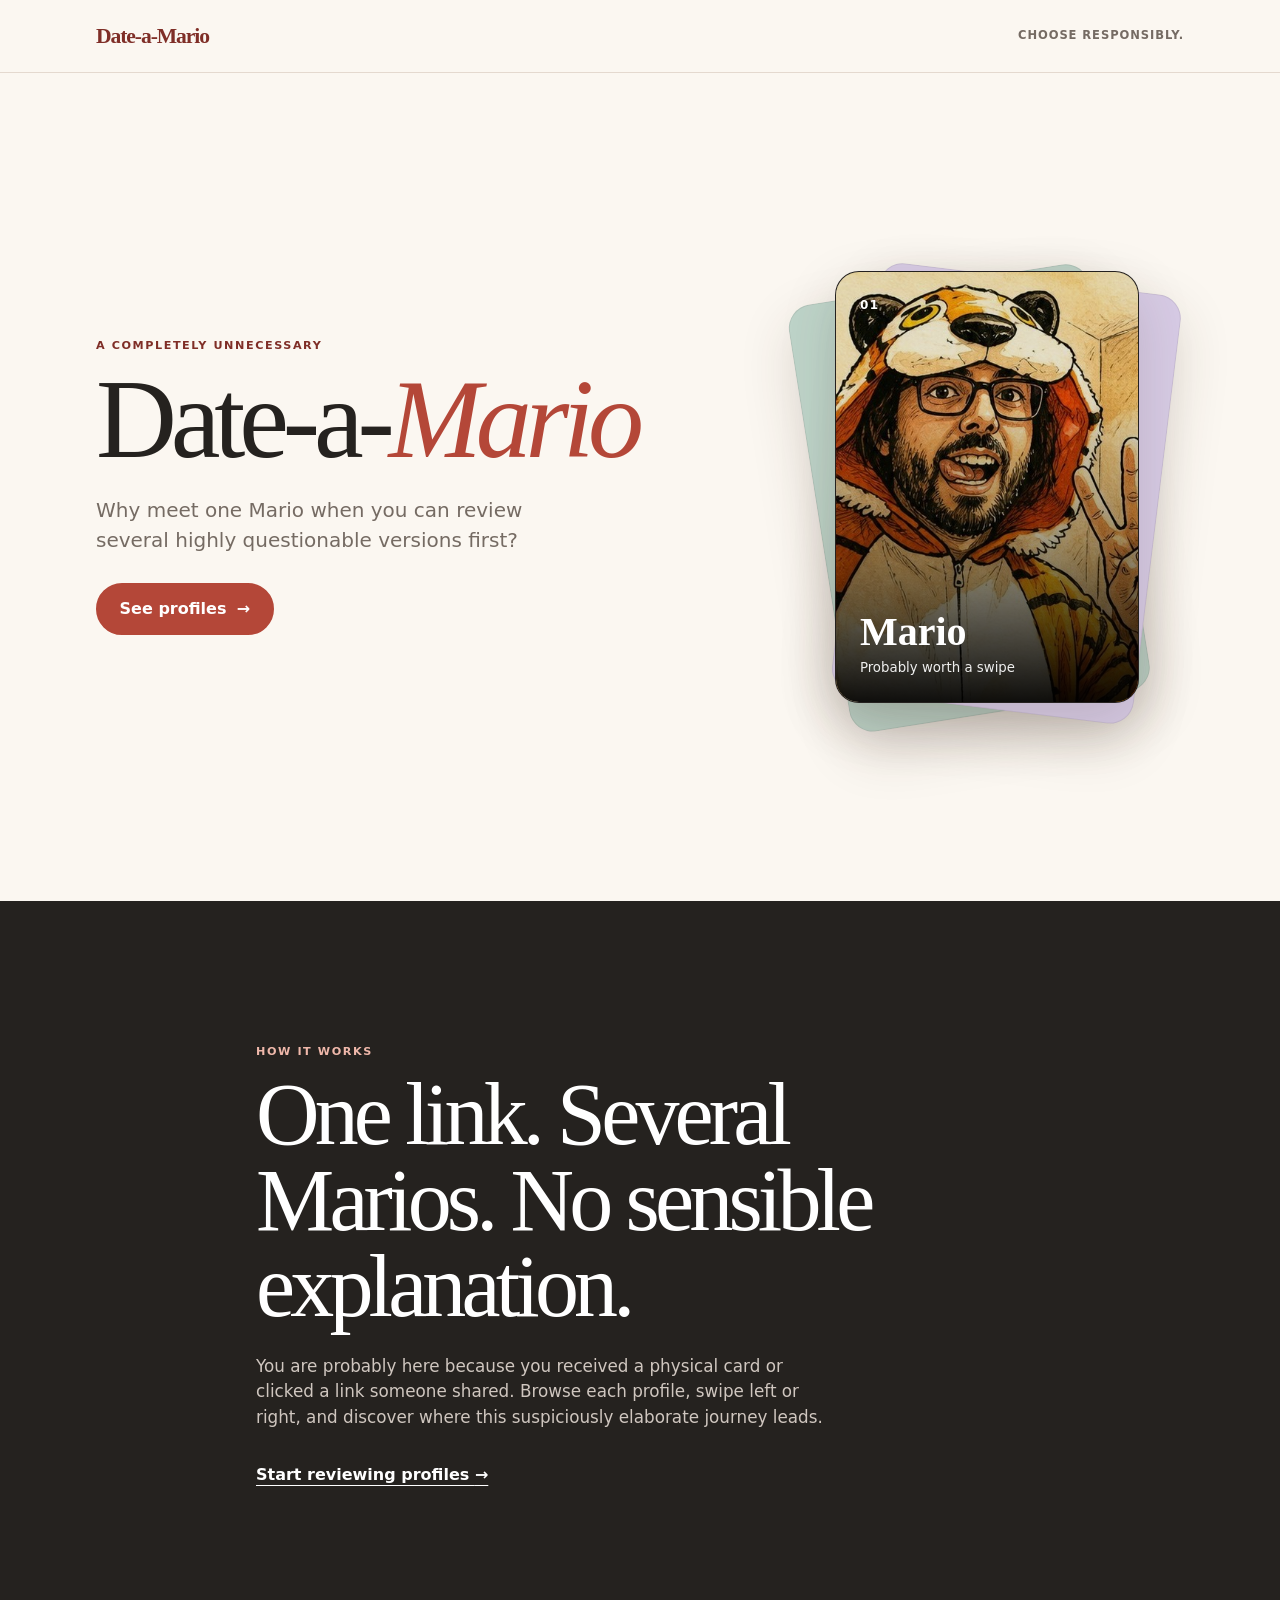
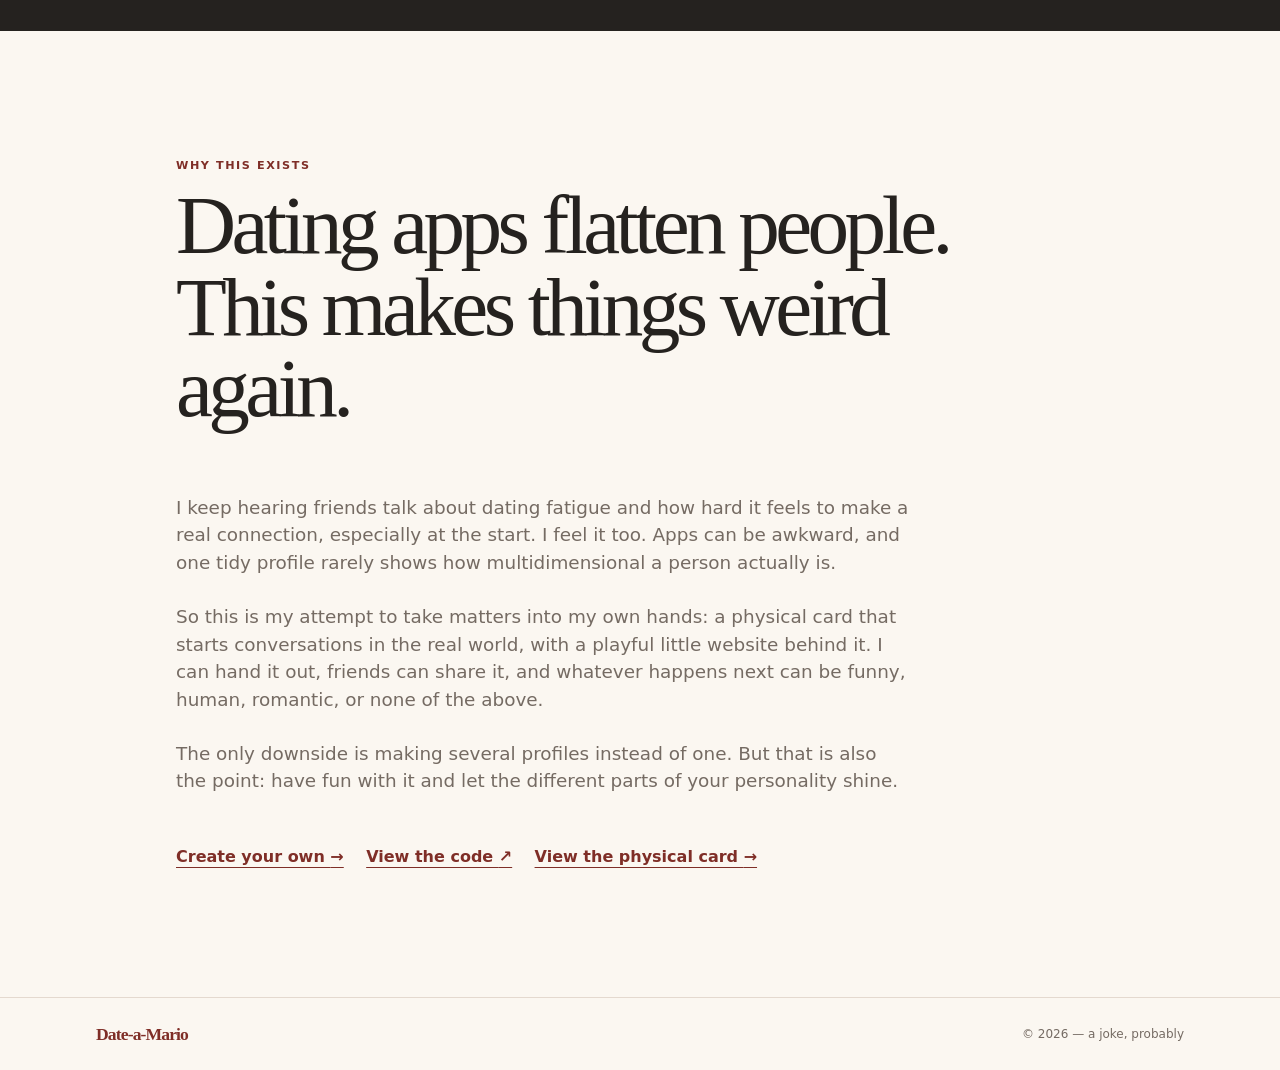
<file: index.html>
<!doctype html>
<html lang="en">
  <head>
    <meta charset="utf-8">
    <meta name="viewport" content="width=device-width, initial-scale=1">
    <meta name="description" content="Date-a-Mario: one Mario was apparently not enough.">
    <title>Date-a-Mario | Choose responsibly</title>
    <link rel="stylesheet" href="css/styles.css">
    <script src="js/main.js" defer></script>
  </head>
  <body class="landing-page">
    <a class="skip-link" href="#main-content">Skip to main content</a>

    <header class="site-header">
      <div class="container site-header__inner">
        <a class="site-brand" href="index.html" aria-label="Date-a-Mario home">Date-a-Mario</a>
        <p class="header-note">Choose responsibly.</p>
      </div>
    </header>

    <main id="main-content">
      <section class="landing-hero" aria-labelledby="landing-title">
        <div class="container landing-hero__inner">
          <div class="landing-copy">
            <p class="eyebrow">A completely unnecessary</p>
            <h1 id="landing-title">Date-a-<span>Mario</span></h1>
            <p class="landing-copy__summary">Why meet one Mario when you can review several highly questionable versions first?</p>
            <div class="landing-actions">
              <a class="button button--primary" href="profiles.html">See profiles <span aria-hidden="true">→</span></a>
            </div>
          </div>

          <div class="profile-preview" aria-hidden="true">
            <div class="profile-preview__card profile-preview__card--back">M</div>
            <div class="profile-preview__card profile-preview__card--middle">M</div>
            <div class="profile-preview__card profile-preview__card--front">
              <img src="assets/images/landing01.jpg" alt="">
              <span class="profile-preview__number">01</span>
              <strong>Mario</strong>
              <small>Probably worth a swipe</small>
            </div>
          </div>
        </div>
      </section>

      <section class="landing-tease" aria-labelledby="tease-title">
        <div class="container landing-tease__inner">
          <p class="eyebrow">How it works</p>
          <h2 id="tease-title">One link. Several Marios. No sensible explanation.</h2>
          <p>You are probably here because you received a physical card or clicked a link someone shared. Browse each profile, swipe left or right, and discover where this suspiciously elaborate journey leads.</p>
          <div class="landing-tease__links">
            <a class="text-link" href="profiles.html">Start reviewing profiles <span aria-hidden="true">→</span></a>
          </div>
        </div>
      </section>

      <section class="landing-story" aria-labelledby="story-title">
        <div class="container landing-story__inner">
          <p class="eyebrow">Why this exists</p>
          <h2 id="story-title">Dating apps flatten people. This makes things weird again.</h2>
          <div class="landing-story__copy">
            <p>I keep hearing friends talk about dating fatigue and how hard it feels to make a real connection, especially at the start. I feel it too. Apps can be awkward, and one tidy profile rarely shows how multidimensional a person actually is.</p>
            <p>So this is my attempt to take matters into my own hands: a physical card that starts conversations in the real world, with a playful little website behind it. I can hand it out, friends can share it, and whatever happens next can be funny, human, romantic, or none of the above.</p>
            <p>The only downside is making several profiles instead of one. But that is also the point: have fun with it and let the different parts of your personality shine.</p>
          </div>
          <div class="landing-story__actions">
            <a class="landing-story__link" href="create-your-own.html">Create your own <span aria-hidden="true">→</span></a>
            <a class="landing-story__link" href="https://github.com/megawario/date-me">View the code <span aria-hidden="true">↗</span></a>
            <a class="landing-story__link" href="card.html">View the physical card <span aria-hidden="true">→</span></a>
          </div>
        </div>
      </section>
    </main>

    <footer class="site-footer">
      <div class="container site-footer__inner">
        <p class="site-brand site-brand--footer">Date-a-Mario</p>
        <p class="site-footer__meta">© <span data-current-year>2026</span> — a joke, probably</p>
      </div>
    </footer>
  </body>
</html>
</file>
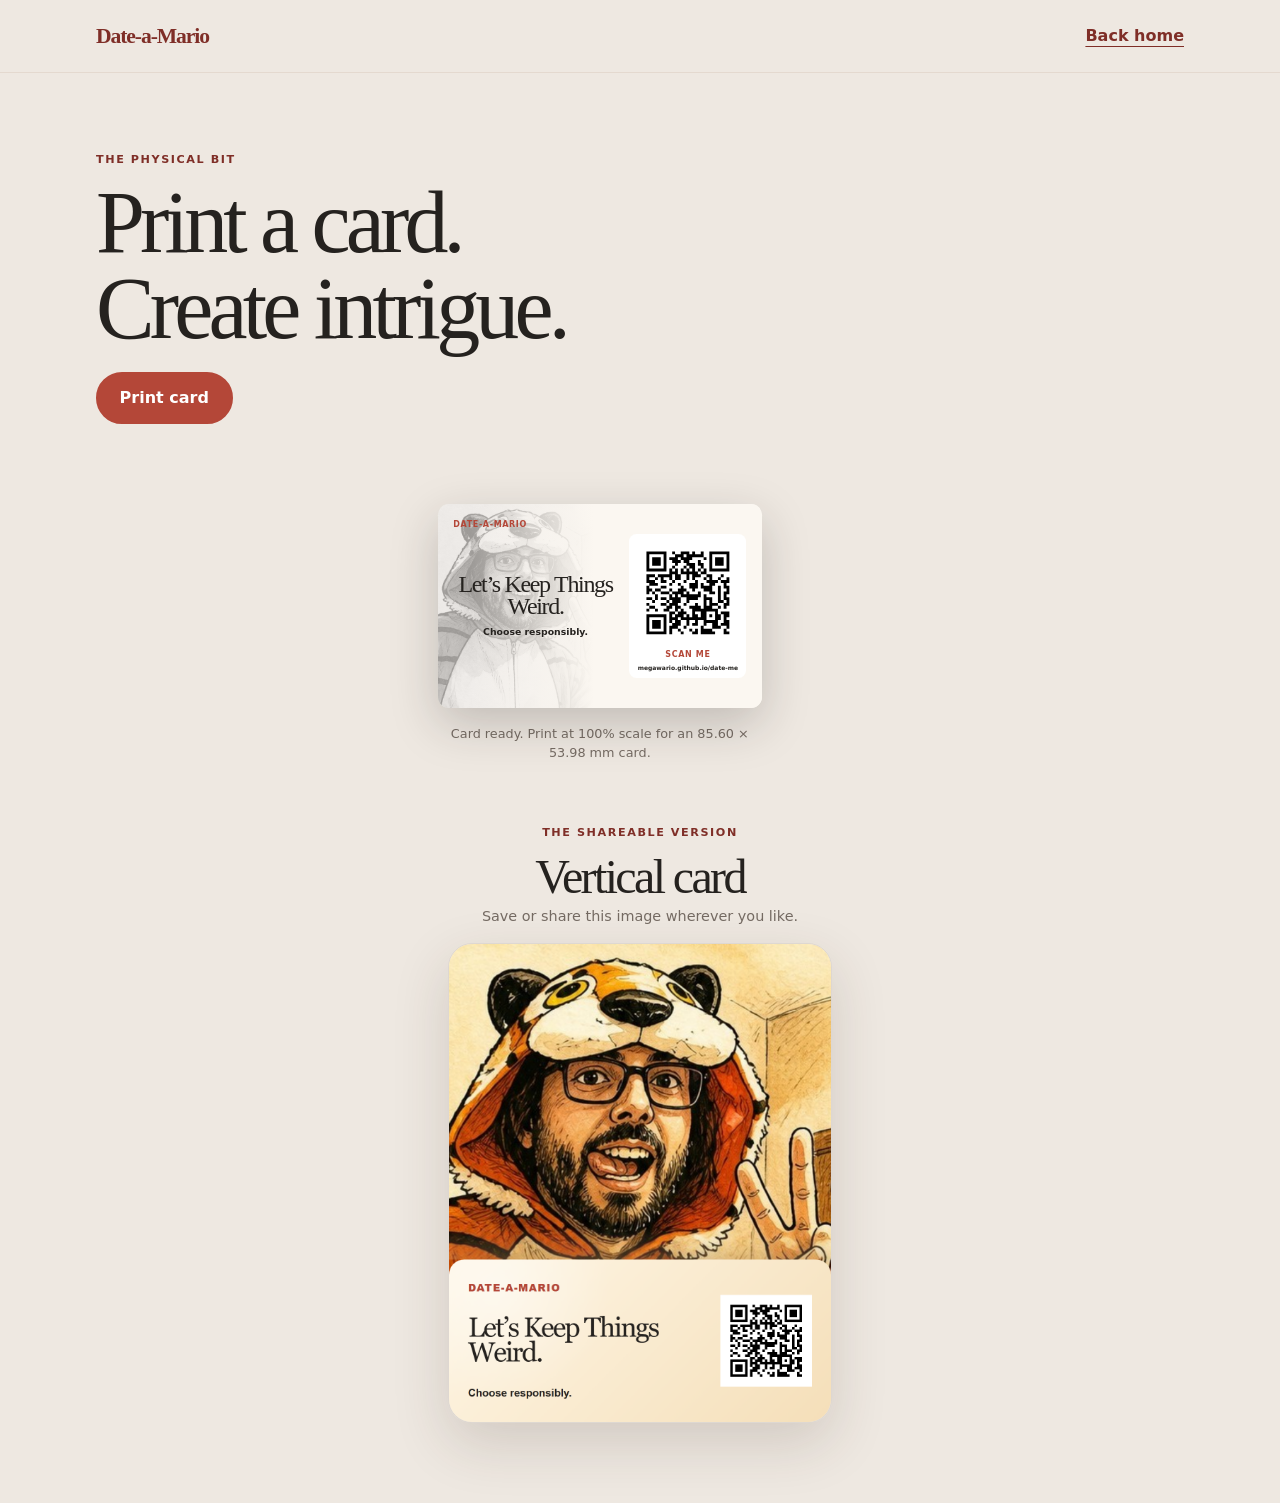
<file: card.html>
<!doctype html>
<html lang="en">
  <head>
    <meta charset="utf-8">
    <meta name="viewport" content="width=device-width, initial-scale=1">
    <meta name="description" content="Print a physical Date-a-Mario card and view its vertical share card.">
    <title>Print and view your card | Date-a-Mario</title>
    <link rel="stylesheet" href="css/styles.css">
    <script src="data/card.js"></script>
    <script src="js/card.js" defer></script>
  </head>
  <body class="card-page">
    <a class="skip-link" href="#main-content">Skip to main content</a>

    <header class="site-header card-page__chrome">
      <div class="container site-header__inner">
        <a class="site-brand" href="index.html" aria-label="Date-a-Mario home">Date-a-Mario</a>
        <a class="text-link card-page__home-link" href="index.html">Back home</a>
      </div>
    </header>

    <main id="main-content" class="card-maker">
      <div class="container card-maker__inner">
        <div class="card-maker__intro card-page__chrome">
          <p class="eyebrow">The physical bit</p>
          <h1>Print a card. Create intrigue.</h1>
          <div class="card-maker__actions">
            <button class="button button--primary" type="button" data-print-card>Print card</button>
          </div>
        </div>

        <div class="card-previews">
          <section class="card-preview" aria-labelledby="card-preview-title">
            <h2 id="card-preview-title" class="visually-hidden">Physical card preview</h2>
            <article class="physical-card" data-physical-card aria-busy="true">
              <img class="physical-card__artwork" data-card-artwork alt="" hidden>
              <div class="physical-card__copy">
                <p class="physical-card__brand" data-card-brand>Date-a-Mario</p>
                <h2 data-card-headline>Let’s Keep Things Weird.</h2>
                <p class="physical-card__prompt" data-card-prompt>Choose responsibly.</p>
              </div>
              <div class="physical-card__scan">
                <div class="physical-card__qr" data-card-qr aria-label="QR code"></div>
                <p class="physical-card__qr-label" data-card-qr-label>Scan me</p>
                <p class="physical-card__url" data-card-display-url>example.com/date-me</p>
              </div>
            </article>
            <p class="card-preview__status card-page__chrome" data-card-status role="status">Loading card configuration…</p>
          </section>

          <section class="portrait-card-preview card-page__chrome" aria-labelledby="portrait-card-title">
            <div class="portrait-card-preview__intro">
              <p class="eyebrow">The shareable version</p>
              <h2 id="portrait-card-title">Vertical card</h2>
              <p>Save or share this image wherever you like.</p>
            </div>
            <img
              class="portrait-card-image"
              src="assets/images/date-a-mario-vertical.png"
              width="1080"
              height="1350"
              alt="Vertical Date-a-Mario card reading ‘Let’s Keep Things Weird. Choose responsibly.’ with a QR code"
            >
          </section>
        </div>
      </div>
    </main>
  </body>
</html>
</file>
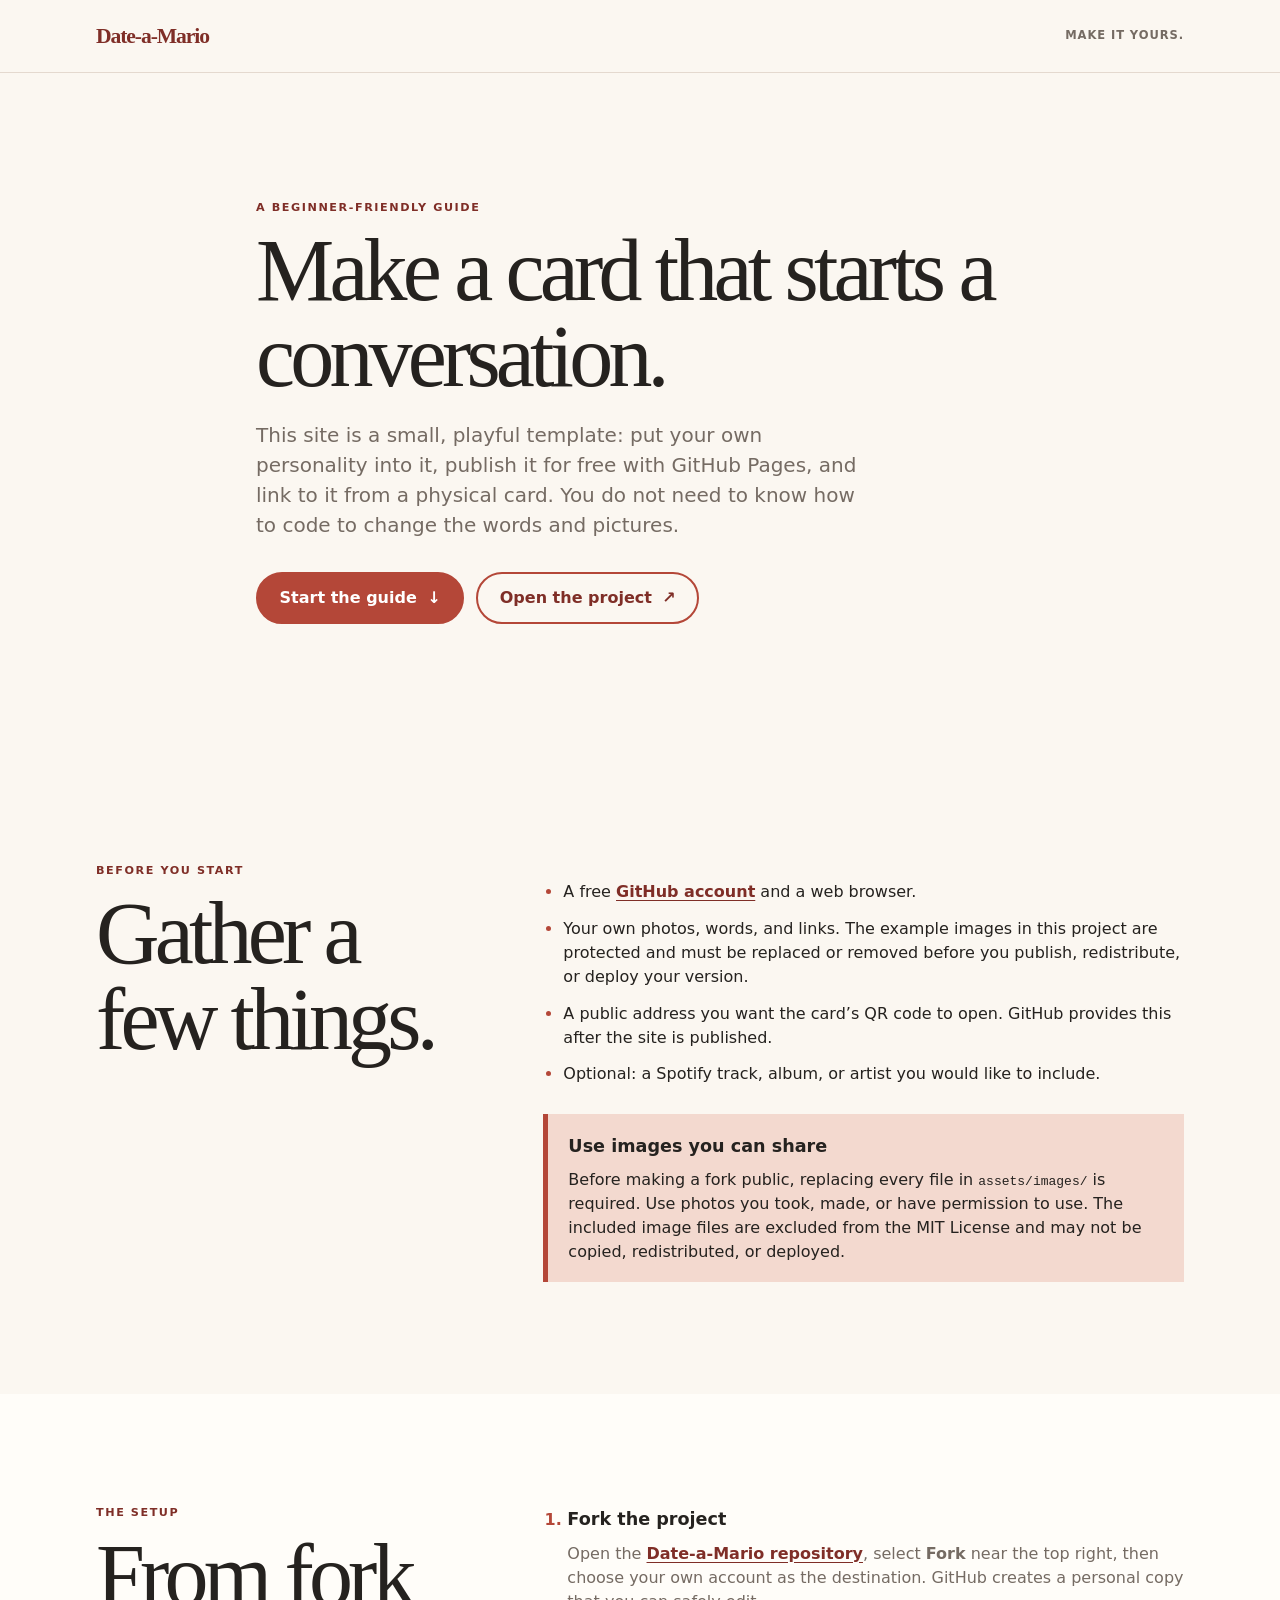
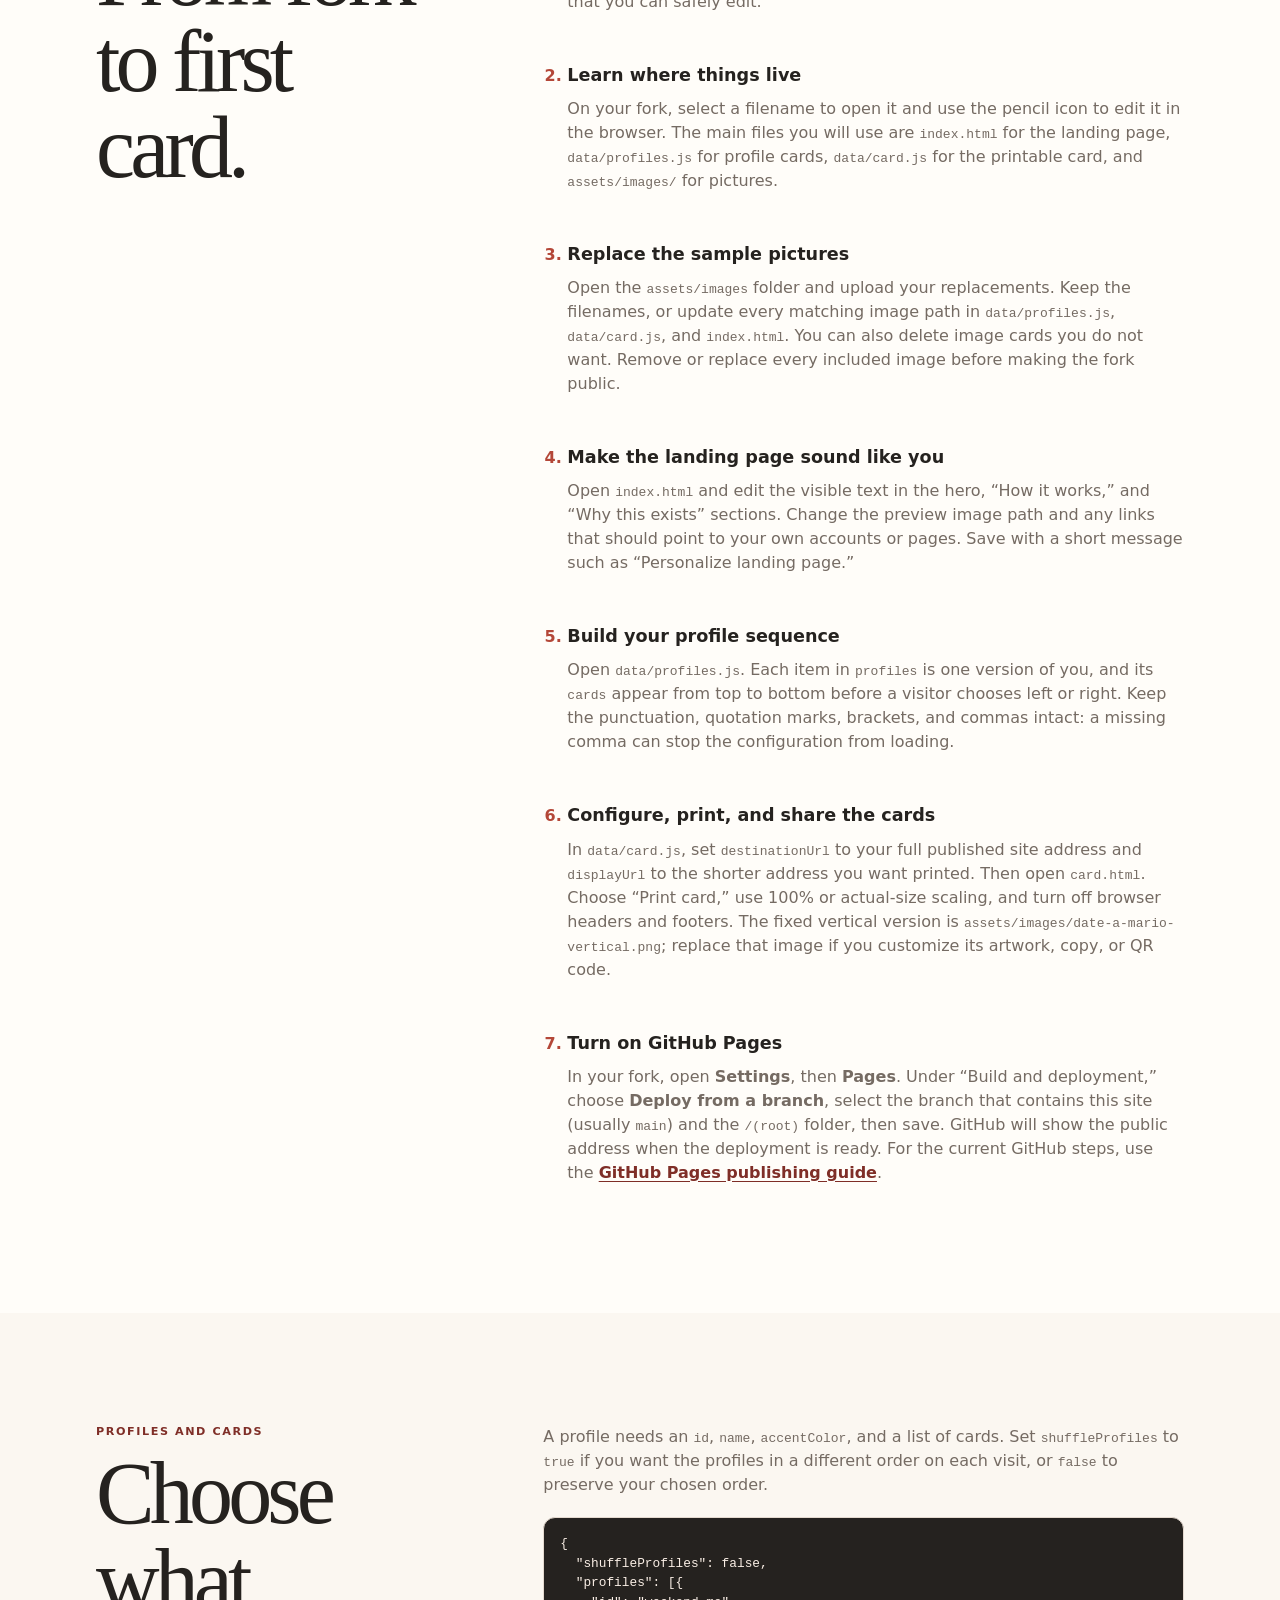
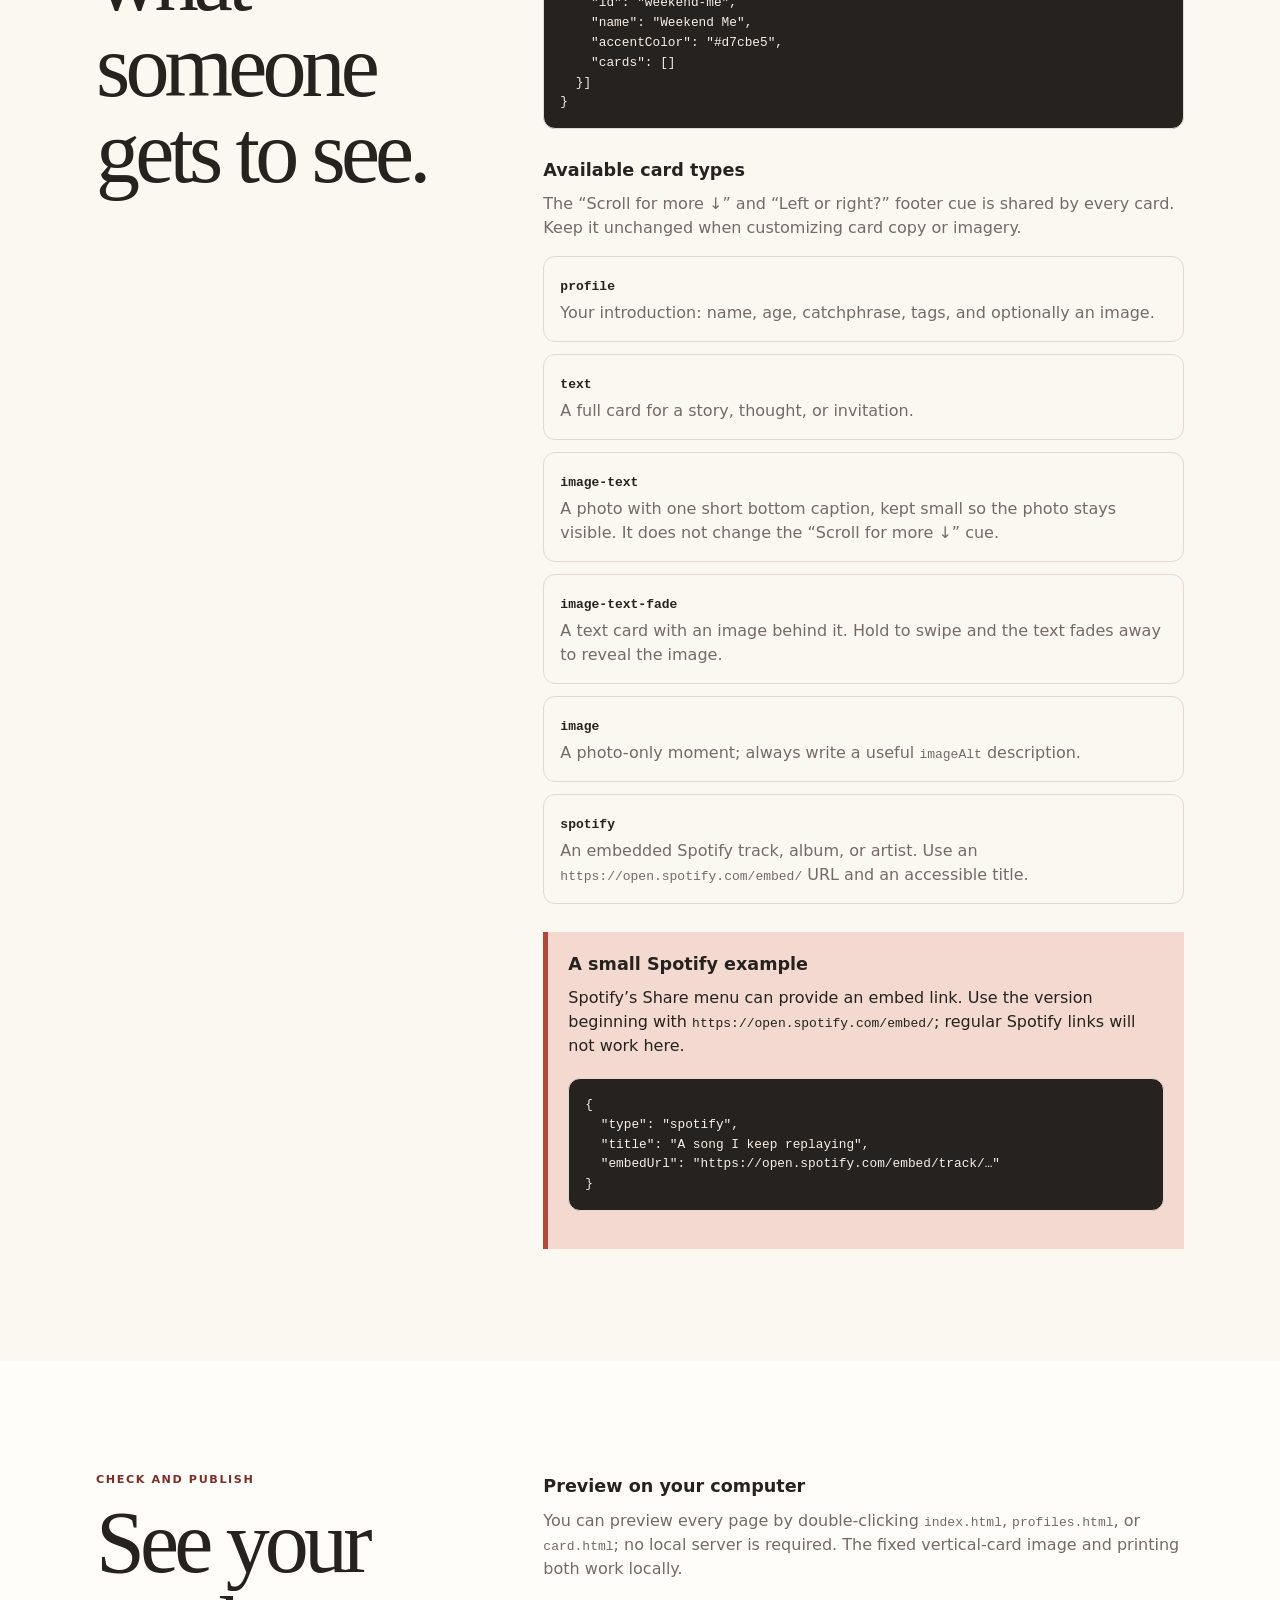
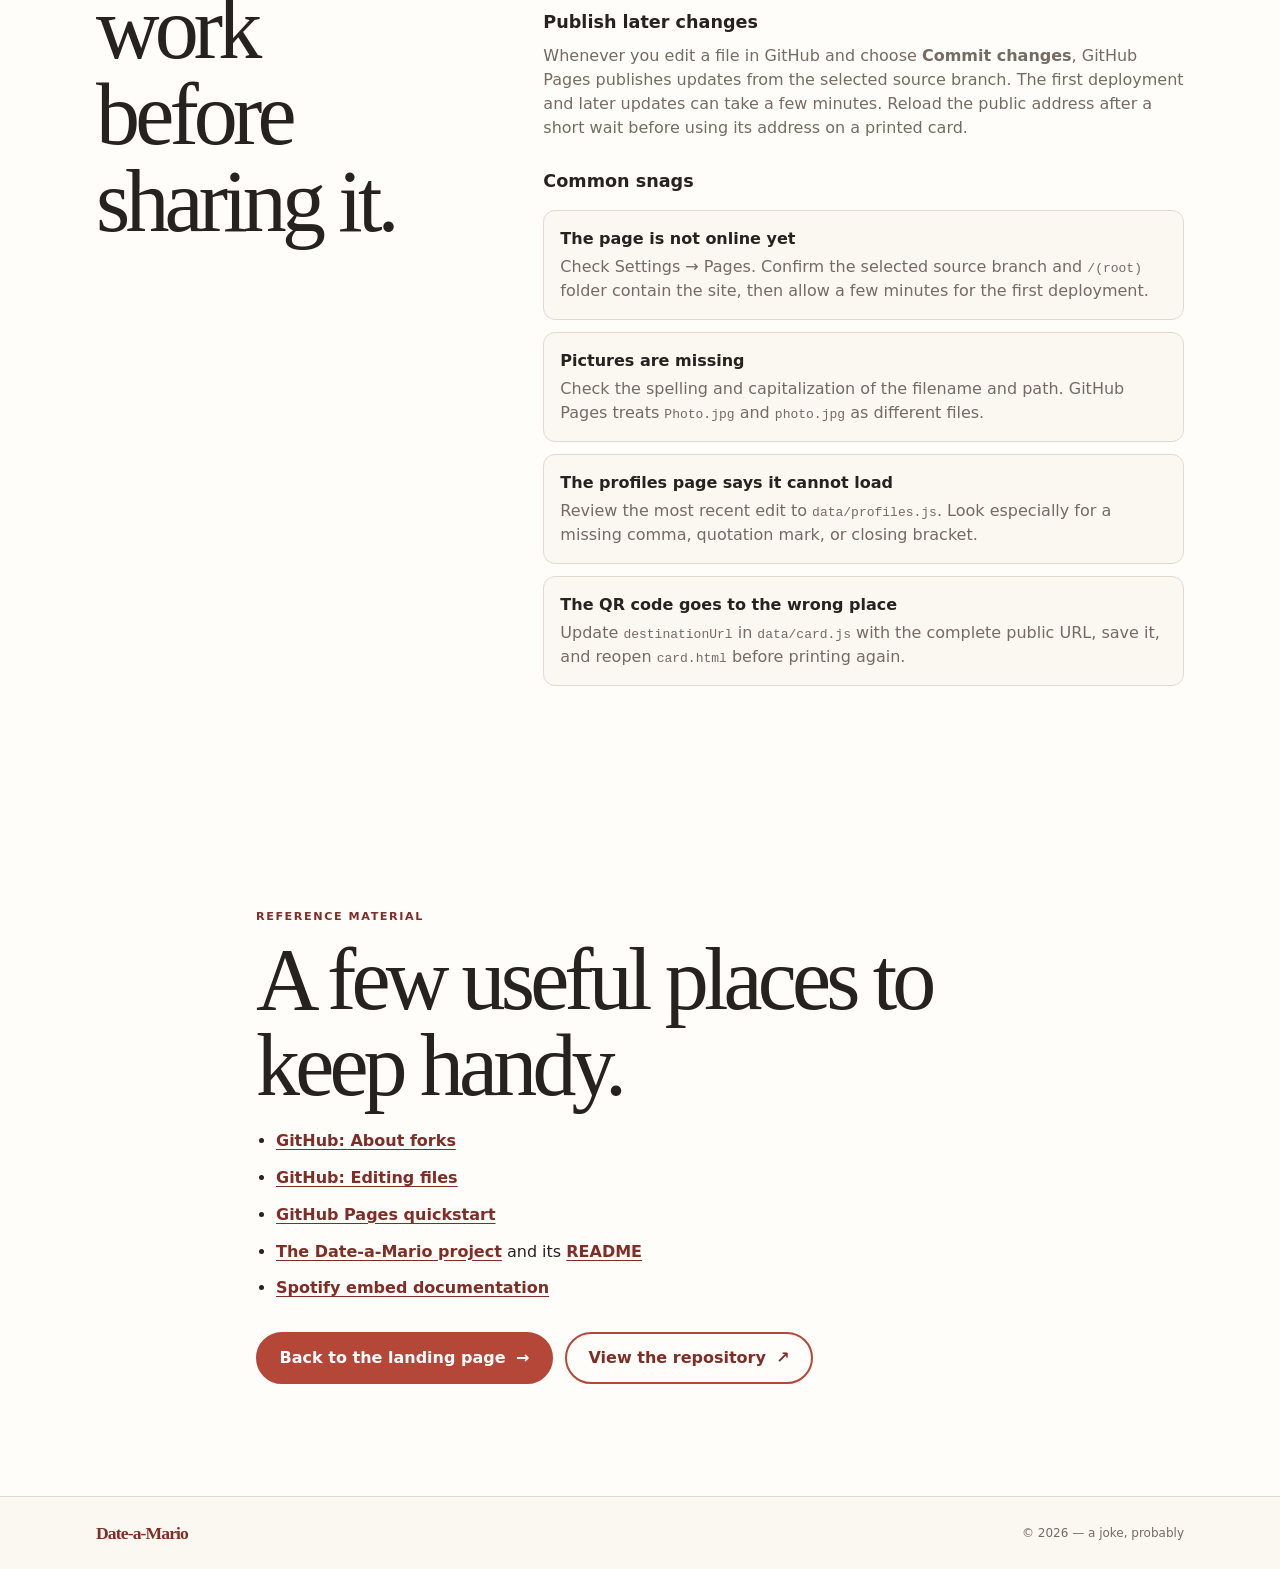
<file: create-your-own.html>
<!doctype html>
<html lang="en">
  <head>
    <meta charset="utf-8">
    <meta name="viewport" content="width=device-width, initial-scale=1">
    <meta name="description" content="A beginner-friendly guide to making your own Date-a-Mario card and site.">
    <title>Make your own | Date-a-Mario</title>
    <link rel="stylesheet" href="css/styles.css">
    <script src="js/main.js" defer></script>
  </head>
  <body class="guide-page">
    <a class="skip-link" href="#main-content">Skip to main content</a>

    <header class="site-header">
      <div class="container site-header__inner">
        <a class="site-brand" href="index.html" aria-label="Date-a-Mario home">Date-a-Mario</a>
        <p class="header-note">Make it yours.</p>
      </div>
    </header>

    <main id="main-content">
      <section class="guide-hero" aria-labelledby="guide-title">
        <div class="container guide-hero__inner">
          <p class="eyebrow">A beginner-friendly guide</p>
          <h1 id="guide-title">Make a card that starts a conversation.</h1>
          <p>This site is a small, playful template: put your own personality into it, publish it for free with GitHub Pages, and link to it from a physical card. You do not need to know how to code to change the words and pictures.</p>
          <div class="guide-hero__actions">
            <a class="button button--primary" href="#start">Start the guide <span aria-hidden="true">↓</span></a>
            <a class="button button--secondary" href="https://github.com/megawario/date-me">Open the project <span aria-hidden="true">↗</span></a>
          </div>
        </div>
      </section>

      <section id="start" class="guide-section" aria-labelledby="before-title">
        <div class="container guide-layout">
          <div class="guide-section__heading">
            <p class="eyebrow">Before you start</p>
            <h2 id="before-title">Gather a few things.</h2>
          </div>
          <div class="guide-section__content">
            <ul class="guide-checklist">
              <li>A free <a href="https://github.com/signup">GitHub account</a> and a web browser.</li>
              <li>Your own photos, words, and links. The example images in this project are protected and must be replaced or removed before you publish, redistribute, or deploy your version.</li>
              <li>A public address you want the card’s QR code to open. GitHub provides this after the site is published.</li>
              <li>Optional: a Spotify track, album, or artist you would like to include.</li>
            </ul>
            <aside class="guide-callout" aria-label="A note about images">
              <h3>Use images you can share</h3>
              <p>Before making a fork public, replacing every file in <code>assets/images/</code> is required. Use photos you took, made, or have permission to use. The included image files are excluded from the MIT License and may not be copied, redistributed, or deployed.</p>
            </aside>
          </div>
        </div>
      </section>

      <section class="guide-section guide-section--paper" aria-labelledby="steps-title">
        <div class="container guide-layout">
          <div class="guide-section__heading">
            <p class="eyebrow">The setup</p>
            <h2 id="steps-title">From fork to first card.</h2>
          </div>
          <div class="guide-section__content">
            <ol class="guide-steps">
              <li>
                <h3>Fork the project</h3>
                <p>Open the <a href="https://github.com/megawario/date-me">Date-a-Mario repository</a>, select <strong>Fork</strong> near the top right, then choose your own account as the destination. GitHub creates a personal copy that you can safely edit.</p>
              </li>
              <li>
                <h3>Learn where things live</h3>
                <p>On your fork, select a filename to open it and use the pencil icon to edit it in the browser. The main files you will use are <code>index.html</code> for the landing page, <code>data/profiles.js</code> for profile cards, <code>data/card.js</code> for the printable card, and <code>assets/images/</code> for pictures.</p>
              </li>
              <li>
                <h3>Replace the sample pictures</h3>
                <p>Open the <code>assets/images</code> folder and upload your replacements. Keep the filenames, or update every matching image path in <code>data/profiles.js</code>, <code>data/card.js</code>, and <code>index.html</code>. You can also delete image cards you do not want. Remove or replace every included image before making the fork public.</p>
              </li>
              <li>
                <h3>Make the landing page sound like you</h3>
                <p>Open <code>index.html</code> and edit the visible text in the hero, “How it works,” and “Why this exists” sections. Change the preview image path and any links that should point to your own accounts or pages. Save with a short message such as “Personalize landing page.”</p>
              </li>
              <li>
                <h3>Build your profile sequence</h3>
                <p>Open <code>data/profiles.js</code>. Each item in <code>profiles</code> is one version of you, and its <code>cards</code> appear from top to bottom before a visitor chooses left or right. Keep the punctuation, quotation marks, brackets, and commas intact: a missing comma can stop the configuration from loading.</p>
              </li>
              <li>
                <h3>Configure, print, and share the cards</h3>
                <p>In <code>data/card.js</code>, set <code>destinationUrl</code> to your full published site address and <code>displayUrl</code> to the shorter address you want printed. Then open <code>card.html</code>. Choose “Print card,” use 100% or actual-size scaling, and turn off browser headers and footers. The fixed vertical version is <code>assets/images/date-a-mario-vertical.png</code>; replace that image if you customize its artwork, copy, or QR code.</p>
              </li>
              <li>
                <h3>Turn on GitHub Pages</h3>
                <p>In your fork, open <strong>Settings</strong>, then <strong>Pages</strong>. Under “Build and deployment,” choose <strong>Deploy from a branch</strong>, select the branch that contains this site (usually <code>main</code>) and the <code>/(root)</code> folder, then save. GitHub will show the public address when the deployment is ready. For the current GitHub steps, use the <a href="https://docs.github.com/en/pages/getting-started-with-github-pages/configuring-a-publishing-source-for-your-github-pages-site">GitHub Pages publishing guide</a>.</p>
              </li>
            </ol>
          </div>
        </div>
      </section>

      <section class="guide-section" aria-labelledby="profiles-title">
        <div class="container guide-layout">
          <div class="guide-section__heading">
            <p class="eyebrow">Profiles and cards</p>
            <h2 id="profiles-title">Choose what someone gets to see.</h2>
          </div>
          <div class="guide-section__content">
            <p>A profile needs an <code>id</code>, <code>name</code>, <code>accentColor</code>, and a list of cards. Set <code>shuffleProfiles</code> to <code>true</code> if you want the profiles in a different order on each visit, or <code>false</code> to preserve your chosen order.</p>
            <pre class="guide-example"><code>{
  "shuffleProfiles": false,
  "profiles": [{
    "id": "weekend-me",
    "name": "Weekend Me",
    "accentColor": "#d7cbe5",
    "cards": []
  }]
}</code></pre>
            <h3>Available card types</h3>
            <p>The “Scroll for more ↓” and “Left or right?” footer cue is shared by every card. Keep it unchanged when customizing card copy or imagery.</p>
            <dl class="guide-card-types">
              <div><dt><code>profile</code></dt><dd>Your introduction: name, age, catchphrase, tags, and optionally an image.</dd></div>
              <div><dt><code>text</code></dt><dd>A full card for a story, thought, or invitation.</dd></div>
              <div><dt><code>image-text</code></dt><dd>A photo with one short bottom caption, kept small so the photo stays visible. It does not change the “Scroll for more ↓” cue.</dd></div>
              <div><dt><code>image-text-fade</code></dt><dd>A text card with an image behind it. Hold to swipe and the text fades away to reveal the image.</dd></div>
              <div><dt><code>image</code></dt><dd>A photo-only moment; always write a useful <code>imageAlt</code> description.</dd></div>
              <div><dt><code>spotify</code></dt><dd>An embedded Spotify track, album, or artist. Use an <code>https://open.spotify.com/embed/</code> URL and an accessible title.</dd></div>
            </dl>
            <aside class="guide-callout">
              <h3>A small Spotify example</h3>
              <p>Spotify’s Share menu can provide an embed link. Use the version beginning with <code>https://open.spotify.com/embed/</code>; regular Spotify links will not work here.</p>
              <pre class="guide-example"><code>{
  "type": "spotify",
  "title": "A song I keep replaying",
  "embedUrl": "https://open.spotify.com/embed/track/…"
}</code></pre>
            </aside>
          </div>
        </div>
      </section>

      <section class="guide-section guide-section--paper" aria-labelledby="preview-title">
        <div class="container guide-layout">
          <div class="guide-section__heading">
            <p class="eyebrow">Check and publish</p>
            <h2 id="preview-title">See your work before sharing it.</h2>
          </div>
          <div class="guide-section__content">
            <h3>Preview on your computer</h3>
            <p>You can preview every page by double-clicking <code>index.html</code>, <code>profiles.html</code>, or <code>card.html</code>; no local server is required. The fixed vertical-card image and printing both work locally.</p>
            <h3>Publish later changes</h3>
            <p>Whenever you edit a file in GitHub and choose <strong>Commit changes</strong>, GitHub Pages publishes updates from the selected source branch. The first deployment and later updates can take a few minutes. Reload the public address after a short wait before using its address on a printed card.</p>
            <h3>Common snags</h3>
            <dl class="guide-troubleshooting">
              <div><dt>The page is not online yet</dt><dd>Check Settings → Pages. Confirm the selected source branch and <code>/(root)</code> folder contain the site, then allow a few minutes for the first deployment.</dd></div>
              <div><dt>Pictures are missing</dt><dd>Check the spelling and capitalization of the filename and path. GitHub Pages treats <code>Photo.jpg</code> and <code>photo.jpg</code> as different files.</dd></div>
              <div><dt>The profiles page says it cannot load</dt><dd>Review the most recent edit to <code>data/profiles.js</code>. Look especially for a missing comma, quotation mark, or closing bracket.</dd></div>
              <div><dt>The QR code goes to the wrong place</dt><dd>Update <code>destinationUrl</code> in <code>data/card.js</code> with the complete public URL, save it, and reopen <code>card.html</code> before printing again.</dd></div>
            </dl>
          </div>
        </div>
      </section>

      <section class="guide-references" aria-labelledby="references-title">
        <div class="container guide-references__inner">
          <p class="eyebrow">Reference material</p>
          <h2 id="references-title">A few useful places to keep handy.</h2>
          <ul>
            <li><a href="https://docs.github.com/en/pull-requests/collaborating-with-pull-requests/working-with-forks/about-forks">GitHub: About forks</a></li>
            <li><a href="https://docs.github.com/en/repositories/working-with-files/managing-files/editing-files">GitHub: Editing files</a></li>
            <li><a href="https://docs.github.com/en/pages/quickstart">GitHub Pages quickstart</a></li>
            <li><a href="https://github.com/megawario/date-me">The Date-a-Mario project</a> and its <a href="README.md">README</a></li>
            <li><a href="https://developer.spotify.com/documentation/embeds">Spotify embed documentation</a></li>
          </ul>
          <div class="guide-references__actions">
            <a class="button button--primary" href="index.html">Back to the landing page <span aria-hidden="true">→</span></a>
            <a class="button button--secondary" href="https://github.com/megawario/date-me">View the repository <span aria-hidden="true">↗</span></a>
          </div>
        </div>
      </section>
    </main>

    <footer class="site-footer">
      <div class="container site-footer__inner">
        <p class="site-brand site-brand--footer">Date-a-Mario</p>
        <p class="site-footer__meta">© <span data-current-year>2026</span> — a joke, probably</p>
      </div>
    </footer>
  </body>
</html>
</file>
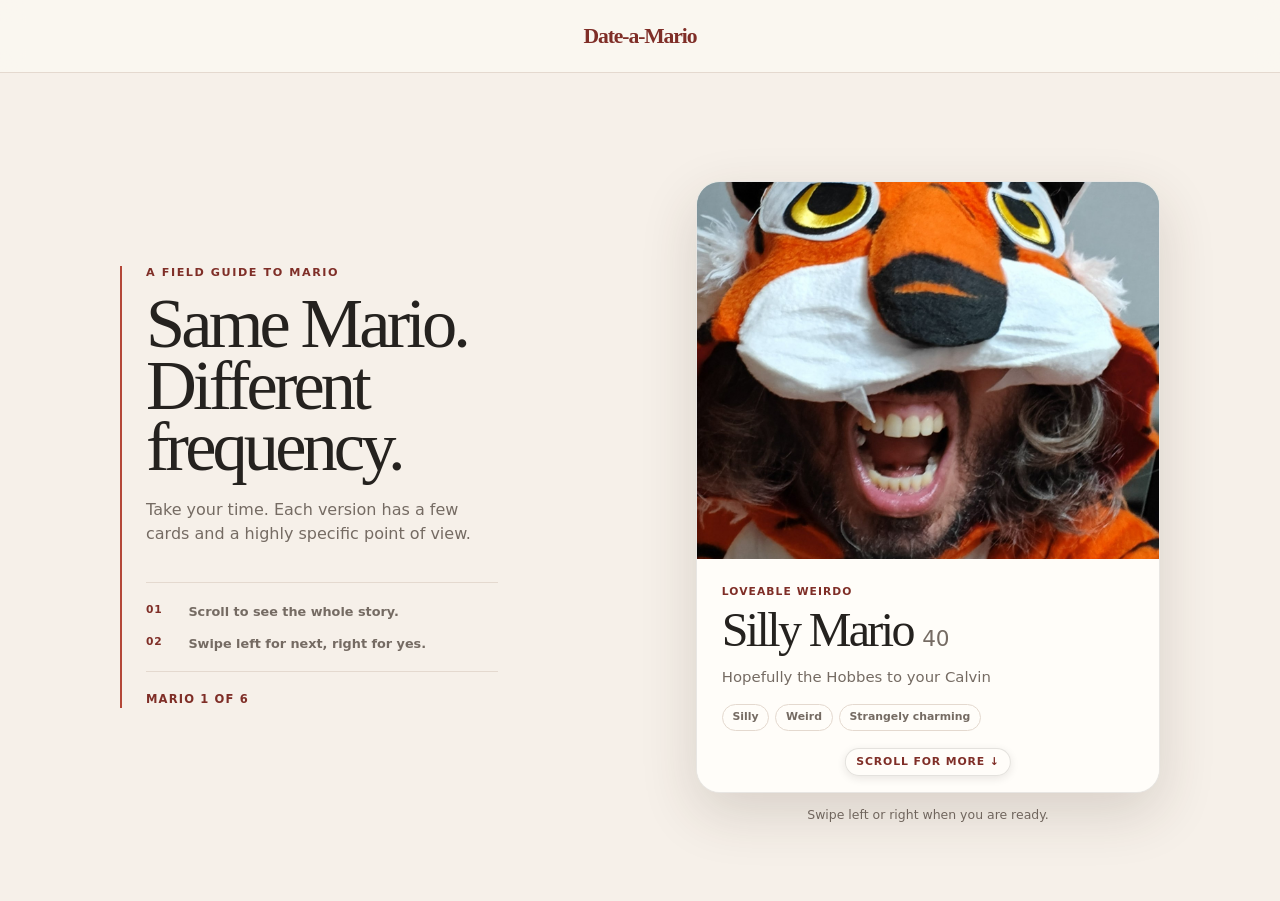
<file: profiles.html>
<!doctype html>
<html lang="en">
  <head>
    <meta charset="utf-8">
    <meta name="viewport" content="width=device-width, initial-scale=1">
    <meta name="description" content="Review the available Date-a-Mario profiles.">
    <title>Profiles | Date-a-Mario</title>
    <link rel="stylesheet" href="css/styles.css">
    <script src="data/profiles.js"></script>
    <script src="js/main.js" defer></script>
  </head>
  <body class="profiles-page">
    <a class="skip-link" href="#main-content">Skip to profiles</a>

    <header class="profiles-header">
      <div class="container profiles-header__inner">
        <p class="site-brand">Date-a-Mario</p>
      </div>
    </header>

    <main id="main-content" class="profiles-main">
      <h1 class="visually-hidden">Date-a-Mario profiles</h1>
      <div class="profile-experience">
        <aside class="profile-context" aria-labelledby="profile-context-title">
          <p class="eyebrow">A field guide to Mario</p>
          <h2 id="profile-context-title">Same Mario.<br>Different frequency.</h2>
          <p class="profile-context__intro">Take your time. Each version has a few cards and a highly specific point of view.</p>

          <ol class="profile-context__steps">
            <li><span>01</span> Scroll to see the whole story.</li>
            <li><span>02</span> Swipe left for next, right for yes.</li>
          </ol>

          <p class="profile-context__count" role="status" aria-live="polite" aria-atomic="true">
            Mario <span data-active-profile>1</span> of <span data-profile-total>1</span>
          </p>
        </aside>

        <div class="profile-deck" data-profile-deck tabindex="0" aria-label="Mario profiles. Scroll down for more cards, or swipe left or right to choose.">
          <div class="swipe-decision-layer" data-swipe-decision aria-hidden="true">
            <span data-swipe-decision-label></span>
          </div>
          <p class="profile-deck__status" data-profile-status>Loading profiles…</p>
        </div>

        <noscript>
          <p class="profile-deck__status">JavaScript is required to load the profile configuration.</p>
        </noscript>

        <div class="swipe-feedback" data-swipe-feedback aria-live="polite" aria-atomic="true">
          <span class="swipe-feedback__message">Swipe left or right when you are ready.</span>
        </div>

        <section class="profile-complete" data-profile-complete hidden tabindex="-1" aria-labelledby="complete-title">
          <p class="eyebrow">You checked all the Marios.</p>
          <h2 id="complete-title">Should we meet in person?</h2>
          <dl class="profile-complete__results" aria-label="Your swipe results">
            <div>
              <dt>Yes</dt>
              <dd data-yes-count>0</dd>
            </div>
            <div>
              <dt>No</dt>
              <dd data-no-count>0</dd>
            </div>
          </dl>
          <p class="profile-complete__outcome" data-swipe-outcome></p>
          <a class="button profile-complete__link" href="https://www.instagram.com/radioactive_space_hamster?igsh=MW5tOThuNzhhMnUzaA==">Open Instagram</a>
          <p class="profile-complete__note">@radioactive_space_hamster</p>
          <div class="profile-complete__actions">
            <button class="button button--reset" type="button" data-reset-deck>Review again</button>
            <a class="button button--secondary" href="index.html">Back to home</a>
          </div>
        </section>
      </div>
    </main>
  </body>
</html>
</file>
<file: css/styles.css>
/* 1. Reset and design tokens */

*,
*::before,
*::after {
  box-sizing: border-box;
}

:root {
  --color-ink: #25221f;
  --color-muted: #756b63;
  --color-surface: #fbf7f1;
  --color-paper: #fffdf9;
  --color-accent: #b44738;
  --color-accent-dark: #7f2e27;
  --color-accent-soft: #f3d9cf;
  --color-positive: #26735c;
  --color-negative: #b6474f;
  --color-border: #e4d9cf;
  --color-focus: #164f7c;
  --font-body: Inter, ui-sans-serif, system-ui, -apple-system, BlinkMacSystemFont, "Segoe UI", sans-serif;
  --font-display: Georgia, "Times New Roman", serif;
  --content-width: 68rem;
  --gutter: clamp(1rem, 5vw, 3rem);
  --shadow-card: 0 1.25rem 3.5rem rgb(64 43 31 / 16%);
}

html {
  scroll-behavior: smooth;
}

body {
  min-width: 320px;
  min-height: 100vh;
  margin: 0;
  overflow-x: hidden;
  background: var(--color-surface);
  color: var(--color-ink);
  font-family: var(--font-body);
  line-height: 1.5;
}

button,
img {
  display: block;
}

button {
  font: inherit;
}

img {
  max-width: 100%;
  -webkit-user-drag: none;
  user-select: none;
}

h1,
h2,
p {
  margin-top: 0;
}

h1,
h2 {
  font-family: var(--font-display);
  font-weight: 400;
  letter-spacing: -0.055em;
  line-height: 0.98;
}

.container {
  width: min(100% - (var(--gutter) * 2), var(--content-width));
  margin-inline: auto;
}

.eyebrow {
  margin-bottom: 0.75rem;
  color: var(--color-accent-dark);
  font-size: 0.7rem;
  font-weight: 800;
  letter-spacing: 0.14em;
  line-height: 1.3;
  text-transform: uppercase;
}

.skip-link {
  position: fixed;
  top: 0;
  left: 1rem;
  z-index: 100;
  padding: 0.75rem 1rem;
  background: var(--color-ink);
  color: white;
  transform: translateY(-150%);
}

.skip-link:focus {
  transform: translateY(0);
}

[hidden] {
  display: none !important;
}

.visually-hidden {
  position: absolute;
  width: 1px;
  height: 1px;
  overflow: hidden;
  clip: rect(0 0 0 0);
  clip-path: inset(50%);
  white-space: nowrap;
}

:focus-visible {
  outline: 3px solid var(--color-focus);
  outline-offset: 4px;
}

/* 2. Shared header, footer, and buttons */

.site-header,
.profiles-header {
  border-bottom: 1px solid var(--color-border);
}

.site-header__inner,
.profiles-header__inner,
.site-footer__inner {
  display: flex;
  min-height: 4rem;
  align-items: center;
  justify-content: space-between;
  gap: 1rem;
}

.site-brand {
  margin: 0;
  color: var(--color-accent-dark);
  font-family: var(--font-display);
  font-size: 1.35rem;
  font-weight: 700;
  letter-spacing: -0.05em;
  text-decoration: none;
}

.header-note,
.profile-progress {
  margin: 0;
  color: var(--color-muted);
  font-size: 0.72rem;
  font-weight: 800;
  letter-spacing: 0.08em;
  text-transform: uppercase;
}

.button {
  display: inline-flex;
  min-height: 3.25rem;
  align-items: center;
  justify-content: center;
  gap: 0.65rem;
  border: 2px solid var(--color-accent);
  border-radius: 999px;
  padding: 0.75rem 1.35rem;
  background: var(--color-accent);
  color: white;
  font-weight: 800;
  text-decoration: none;
  transition: background-color 160ms ease, border-color 160ms ease, transform 160ms ease;
}

.button:hover {
  border-color: var(--color-accent-dark);
  background: var(--color-accent-dark);
  transform: translateY(-2px);
}

.button--reset {
  margin-inline: auto;
  cursor: pointer;
}

.button--secondary {
  background: transparent;
  color: var(--color-accent-dark);
}

.button--secondary:hover {
  color: white;
}

/* 3. Landing page */

.landing-hero {
  min-height: calc(100svh - 4rem);
  display: grid;
  align-items: center;
  padding-block: clamp(3rem, 10vw, 7rem);
}

.landing-hero__inner {
  display: grid;
  gap: 3rem;
}

.landing-copy {
  max-width: 36rem;
}

.landing-copy h1 {
  margin-bottom: 1.25rem;
  font-size: clamp(3.8rem, 19vw, 7rem);
}

.landing-copy h1 span {
  display: block;
  color: var(--color-accent);
  font-style: italic;
}

.landing-copy__summary {
  max-width: 31rem;
  margin-bottom: 1.75rem;
  color: var(--color-muted);
  font-size: clamp(1.05rem, 3.8vw, 1.25rem);
}

.landing-actions {
  display: flex;
  flex-wrap: wrap;
  gap: 0.75rem;
}

.profile-preview {
  position: relative;
  width: min(76vw, 18rem);
  height: 24rem;
  margin-inline: auto;
}

.profile-preview__card {
  position: absolute;
  inset: 0;
  display: flex;
  overflow: hidden;
  flex-direction: column;
  justify-content: flex-end;
  border: 1px solid rgb(37 34 31 / 8%);
  border-radius: 1.5rem;
  padding: 1.5rem;
  box-shadow: var(--shadow-card);
}

.profile-preview__card--back {
  background: #bed4c9;
  color: rgb(37 34 31 / 9%);
  font-family: var(--font-display);
  font-size: 15rem;
  transform: rotate(-9deg) translate(-1.2rem, 0.5rem);
}

.profile-preview__card--middle {
  background: #d7cbe5;
  color: rgb(37 34 31 / 9%);
  font-family: var(--font-display);
  font-size: 15rem;
  transform: rotate(7deg) translate(1.25rem, 0.25rem);
}

.profile-preview__card--front {
  background: var(--color-ink);
  color: white;
}

.profile-preview__card--front::before {
  position: absolute;
  inset: 0;
  z-index: 1;
  background: linear-gradient(180deg, rgb(0 0 0 / 10%) 28%, rgb(0 0 0 / 36%) 62%, rgb(0 0 0 / 94%) 100%);
  content: "";
}

.profile-preview__card--front img {
  position: absolute;
  inset: 0;
  z-index: 0;
  width: 100%;
  height: 100%;
  object-fit: cover;
  object-position: center 58%;
}

.profile-preview__card strong,
.profile-preview__card small,
.profile-preview__number {
  position: relative;
  z-index: 2;
}

.profile-preview__card strong {
  font-family: var(--font-display);
  font-size: 2.5rem;
  line-height: 1;
}

.profile-preview__card small {
  margin-top: 0.4rem;
  color: rgb(255 255 255 / 92%);
}

.profile-preview__number {
  margin-bottom: auto;
  font-size: 0.75rem;
  font-weight: 900;
  letter-spacing: 0.12em;
}

.landing-tease {
  padding-block: clamp(5rem, 15vw, 9rem);
  background: var(--color-ink);
  color: white;
}

.landing-tease__inner {
  max-width: 48rem;
  margin-inline: auto;
}

.landing-tease .eyebrow {
  color: #efb8aa;
}

.landing-tease h2 {
  margin-bottom: 1.5rem;
  font-size: clamp(2.6rem, 11vw, 5.5rem);
}

.landing-tease p:not(.eyebrow) {
  max-width: 36rem;
  color: #cfc6bf;
  font-size: 1.05rem;
}

.text-link {
  display: inline-block;
  margin-top: 1rem;
  color: white;
  font-weight: 800;
  text-underline-offset: 0.3em;
}

.landing-tease__links {
  display: flex;
  flex-wrap: wrap;
  gap: 1rem 1.4rem;
}

.landing-story {
  padding-block: clamp(5rem, 14vw, 8rem);
}

.landing-story__inner {
  max-width: 58rem;
}

.landing-story h2 {
  max-width: 50rem;
  margin-bottom: clamp(2rem, 7vw, 4rem);
  font-size: clamp(2.6rem, 10vw, 5.2rem);
}

.landing-story__copy {
  display: grid;
  max-width: 46rem;
  gap: 0.5rem;
  color: var(--color-muted);
  font-size: clamp(1rem, 3vw, 1.15rem);
}

.landing-story__actions {
  display: flex;
  align-items: center;
  flex-wrap: wrap;
  gap: 1rem 1.4rem;
  margin-top: 2rem;
}

.landing-story__link {
  color: var(--color-accent-dark);
  font-weight: 800;
  text-underline-offset: 0.3em;
}

/* 4. Create-your-own guide */

.guide-hero {
  padding-block: clamp(4rem, 12vw, 8rem);
}

.guide-hero__inner {
  max-width: 48rem;
}

.guide-hero h1,
.guide-section h2,
.guide-references h2 {
  margin-bottom: 1.25rem;
  font-size: clamp(2.8rem, 12vw, 5.5rem);
}

.guide-hero > div > p:not(.eyebrow) {
  max-width: 39rem;
  color: var(--color-muted);
  font-size: clamp(1.05rem, 3.8vw, 1.25rem);
}

.guide-hero__actions,
.guide-references__actions {
  display: flex;
  flex-wrap: wrap;
  gap: 0.75rem;
  margin-top: 2rem;
}

.guide-section,
.guide-references {
  padding-block: clamp(4rem, 10vw, 7rem);
}

.guide-section--paper,
.guide-references {
  background: var(--color-paper);
}

.guide-layout {
  display: grid;
  gap: 2rem;
}

.guide-section__heading {
  max-width: 25rem;
}

.guide-section__content {
  min-width: 0;
  max-width: 43rem;
}

.guide-section__content > p,
.guide-steps p,
.guide-card-types dd,
.guide-troubleshooting dd {
  color: var(--color-muted);
}

.guide-section h3,
.guide-callout h3 {
  margin: 1.75rem 0 0.55rem;
  font-size: 1.1rem;
}

.guide-section h3:first-child {
  margin-top: 0;
}

.guide-checklist,
.guide-references ul {
  display: grid;
  gap: 0.8rem;
  padding-left: 1.25rem;
}

.guide-checklist li::marker,
.guide-steps li::marker {
  color: var(--color-accent);
  font-weight: 900;
}

.guide-callout {
  min-width: 0;
  margin-top: 1.75rem;
  border-left: 0.35rem solid var(--color-accent);
  padding: 1.15rem 1.25rem;
  background: var(--color-accent-soft);
}

.guide-callout h3 {
  margin-top: 0;
}

.guide-callout p {
  margin-bottom: 0;
}

.guide-steps {
  display: grid;
  gap: 2rem;
  margin: 0;
  padding-left: 1.5rem;
}

.guide-steps h3 {
  margin-top: 0;
}

.guide-example {
  max-width: 100%;
  overflow-x: auto;
  margin: 1.25rem 0;
  border: 1px solid var(--color-border);
  border-radius: 0.75rem;
  padding: 1rem;
  background: var(--color-ink);
  color: #f9eee5;
  font-size: 0.8rem;
  line-height: 1.55;
}

.guide-card-types,
.guide-troubleshooting {
  display: grid;
  gap: 0.75rem;
  margin: 1rem 0 0;
}

.guide-card-types div,
.guide-troubleshooting div {
  padding: 1rem;
  border: 1px solid var(--color-border);
  border-radius: 0.75rem;
  background: var(--color-surface);
}

.guide-card-types dt,
.guide-troubleshooting dt {
  margin-bottom: 0.25rem;
  font-weight: 800;
}

.guide-card-types dd,
.guide-troubleshooting dd {
  margin: 0;
}

.guide-references__inner {
  max-width: 48rem;
}

.guide-references ul {
  margin-bottom: 0;
}

.guide-page a:not(.button):not(.site-brand):not(.skip-link) {
  color: var(--color-accent-dark);
  font-weight: 700;
  text-underline-offset: 0.2em;
}

/* 5. Shared footer */

.site-footer {
  border-top: 1px solid var(--color-border);
  color: var(--color-muted);
}

.site-brand--footer {
  font-size: 1.1rem;
}

.site-footer__meta {
  margin: 0;
  font-size: 0.75rem;
}

/* 6. Physical card page */

.card-page {
  background: #eee8e1;
}

.card-page__home-link {
  margin-top: 0;
  color: var(--color-accent-dark);
}

.card-maker {
  padding-block: clamp(2.5rem, 8vw, 5rem);
}

.card-maker__inner {
  display: grid;
  gap: clamp(2rem, 7vw, 5rem);
  align-items: center;
}

.card-maker__intro {
  max-width: 34rem;
}

.card-maker__intro h1 {
  margin-bottom: 1.25rem;
  font-size: clamp(3rem, 12vw, 5.5rem);
}

.card-maker__intro > p:not(.eyebrow) {
  color: var(--color-muted);
}

.card-maker__intro code {
  font-size: 0.9em;
}

.card-maker__intro .button {
  cursor: pointer;
}

.card-maker__actions {
  display: flex;
  flex-wrap: wrap;
  gap: 0.75rem;
}

.card-previews {
  display: grid;
  gap: clamp(2rem, 7vw, 4rem);
  align-items: start;
  justify-items: center;
}

.card-preview,
.portrait-card-preview {
  min-width: 0;
}

.portrait-card-preview {
  display: grid;
  width: min(100%, 24rem);
  gap: 1rem;
  justify-items: center;
}

.portrait-card-preview__intro {
  text-align: center;
}

.portrait-card-preview__intro h2 {
  margin-bottom: 0.35rem;
  font-size: clamp(2rem, 8vw, 3rem);
}

.portrait-card-preview__intro > p:last-child {
  margin: 0;
  color: var(--color-muted);
  font-size: 0.9rem;
}

.physical-card {
  --card-foreground: #25221f;
  --card-background: #fbf7f1;
  --card-accent: #b44738;
  position: relative;
  isolation: isolate;
  display: grid;
  width: 85.6mm;
  height: 53.98mm;
  max-width: 100%;
  overflow: hidden;
  grid-template-columns: minmax(0, 1fr) 31mm;
  gap: 3mm;
  border-radius: 3mm;
  padding: 4mm;
  background: var(--card-background);
  box-shadow: 0 1rem 3rem rgb(37 34 31 / 22%);
  color: var(--card-foreground);
}

.physical-card::after {
  position: absolute;
  inset: 0;
  z-index: 1;
  background: linear-gradient(90deg, transparent 0 10%, var(--card-background) 48% 100%);
  content: "";
  pointer-events: none;
}

.physical-card__artwork {
  position: absolute;
  inset: 0 auto 0 0;
  z-index: 0;
  width: 55%;
  height: 100%;
  object-fit: cover;
  object-position: center 42%;
  opacity: 0.42;
  filter: grayscale(1) contrast(0.85);
}

.physical-card__copy {
  position: relative;
  z-index: 2;
  display: flex;
  min-width: 0;
  align-items: center;
  flex-direction: column;
  justify-content: center;
  text-align: center;
}

.physical-card__brand,
.physical-card__qr-label,
.physical-card__url {
  font-size: 6pt;
  font-weight: 900;
  letter-spacing: 0.08em;
  text-transform: uppercase;
}

.physical-card__brand {
  position: absolute;
  top: 0;
  left: 0;
  margin: 0;
  color: var(--card-accent);
}

.physical-card__copy h2 {
  margin-bottom: 2mm;
  font-size: 18pt;
  line-height: 0.94;
}

.physical-card__prompt {
  margin-bottom: 0;
  font-size: 7pt;
  font-weight: 700;
}

.physical-card__scan {
  position: relative;
  z-index: 2;
  align-self: center;
  min-width: 0;
  padding: 1.5mm;
  border-radius: 2mm;
  background: white;
  color: #25221f;
  text-align: center;
}

.physical-card__qr,
.physical-card__qr svg {
  display: block;
  width: 28mm;
  height: 28mm;
}

.physical-card__qr-label {
  margin: 1mm 0 0;
  color: var(--card-accent);
}

.physical-card__url {
  overflow: hidden;
  margin: 0.5mm 0 0;
  font-size: 4.5pt;
  letter-spacing: 0;
  text-overflow: ellipsis;
  text-transform: none;
  white-space: nowrap;
}

.card-preview__status {
  width: min(85.6mm, 100%);
  margin: 1rem 0 0;
  color: var(--color-muted);
  font-size: 0.8rem;
  text-align: center;
}

.portrait-card-image {
  display: block;
  width: min(100%, 24rem);
  height: auto;
  border: 1px solid rgb(37 34 31 / 8%);
  border-radius: 1.5rem;
  box-shadow: var(--shadow-card);
}

@media (max-width: 46rem) {
  .portrait-card-image {
    width: auto;
    max-width: 100%;
    max-height: 60vh;
    max-height: 60svh;
    object-fit: contain;
  }
}

/* 7. Profiles page and progressively enhanced deck */

.profiles-page {
  background: #f6f0e9;
}

.profiles-header {
  background: rgb(251 247 241 / 88%);
  backdrop-filter: blur(12px);
}

.profiles-header__inner {
  justify-content: center;
}

.profiles-main {
  display: grid;
  min-height: calc(100svh - 4rem);
  align-content: center;
  padding: 1.25rem var(--gutter) 2rem;
}

.profile-experience {
  width: min(100%, 29rem);
  margin-inline: auto;
}

.profile-context {
  display: none;
}

.profile-deck {
  display: grid;
  gap: 2.5rem;
}

.profile-deck__status {
  margin: auto;
  padding: 2rem;
  color: var(--color-muted);
  text-align: center;
}

.profile-sequence {
  position: relative;
  display: grid;
  gap: 1rem;
}

.profile-sequence__scroll {
  display: grid;
  gap: 1rem;
}

.profile-card {
  position: relative;
  overflow: hidden;
  border: 1px solid rgb(37 34 31 / 10%);
  border-radius: 1.5rem;
  background: var(--color-paper);
  box-shadow: var(--shadow-card);
}

.profile-card--profile {
  display: flex;
  flex-direction: column;
}

.profile-card__visual {
  position: relative;
  min-height: 18rem;
  overflow: hidden;
  background: var(--profile-color, var(--color-accent-soft));
}

.profile-card__visual img {
  position: absolute;
  inset: 0;
  display: block;
  width: 100%;
  height: 100%;
  object-fit: cover;
}

.profile-card__visual--photo::before,
.profile-card__visual--photo::after {
  display: none;
}

.profile-card__visual::before,
.profile-card__visual::after {
  position: absolute;
  border-radius: 50%;
  background: rgb(255 255 255 / 22%);
  content: "";
}

.profile-card__visual::before {
  width: 13rem;
  height: 13rem;
  top: -3rem;
  right: -3rem;
}

.profile-card__visual::after {
  width: 9rem;
  height: 9rem;
  bottom: -4rem;
  left: -2rem;
}

.profile-card__monogram {
  position: absolute;
  right: 0.9rem;
  bottom: -2rem;
  color: rgb(37 34 31 / 13%);
  font-family: var(--font-display);
  font-size: 16rem;
  font-weight: 700;
  line-height: 1;
}

.profile-card__body {
  padding: 1.35rem 1.35rem 3.6rem;
}

.profile-card__type {
  margin-bottom: 0.35rem;
  color: var(--color-accent-dark);
  font-size: 0.67rem;
  font-weight: 900;
  letter-spacing: 0.1em;
  text-transform: uppercase;
}

.profile-card__body h2 {
  margin-bottom: 0.75rem;
  font-size: clamp(2rem, 9vw, 3rem);
  line-height: 1;
}

.profile-card__body h2 span {
  color: var(--color-muted);
  font-family: var(--font-body);
  font-size: 0.45em;
  font-weight: 500;
  letter-spacing: 0;
}

.profile-card__body > p:not(.profile-card__type):not(.profile-card__more) {
  margin-bottom: 1rem;
  color: var(--color-muted);
  font-size: 0.93rem;
}

.profile-card__more {
  position: absolute;
  bottom: 1rem;
  left: 50%;
  z-index: 2;
  width: max-content;
  margin: 0;
  max-width: calc(100% - 2rem);
  border: 1px solid rgb(37 34 31 / 12%);
  border-radius: 999px;
  padding: 0.3rem 0.65rem;
  background: rgb(255 253 249 / 90%);
  box-shadow: 0 0.15rem 0.5rem rgb(37 34 31 / 10%);
  color: var(--color-accent-dark);
  font-size: 0.68rem;
  font-weight: 900;
  letter-spacing: 0.08em;
  text-align: center;
  text-transform: uppercase;
  transform: translateX(-50%);
}

.profile-tags {
  display: flex;
  flex-wrap: wrap;
  gap: 0.4rem;
  margin: 0;
  padding: 0;
  list-style: none;
}

.profile-tags li {
  border: 1px solid var(--color-border);
  border-radius: 999px;
  padding: 0.28rem 0.6rem;
  color: var(--color-muted);
  font-size: 0.68rem;
  font-weight: 700;
}

.profile-card--text {
  display: grid;
  min-height: 30rem;
  place-items: center;
  padding: clamp(1.5rem, 7vw, 2.5rem) clamp(1.5rem, 7vw, 2.5rem) 4rem;
  background: var(--profile-color, var(--color-accent-soft));
}

.text-card__content {
  position: relative;
  z-index: 1;
}

.text-card__content h2 {
  max-width: 23rem;
  margin-bottom: 1.25rem;
  font-size: clamp(2.7rem, 12vw, 4.4rem);
}

.text-card__content > p:not(.profile-card__type):not(.profile-card__more) {
  max-width: 20rem;
  margin-bottom: 0;
  color: var(--color-muted);
}

.profile-card--image,
.profile-card--image-text {
  min-height: 30rem;
  padding: 0;
  background: var(--color-ink);
}

.profile-card--image img,
.profile-card--image-text img {
  width: 100%;
  height: 100%;
  object-fit: cover;
}

.profile-card--image-text-fade {
  display: grid;
  min-height: 30rem;
  overflow: hidden;
  background: var(--color-ink);
}

.profile-card--image-text-fade > img {
  position: absolute;
  inset: 0;
  width: 100%;
  height: 100%;
  object-fit: cover;
}

.image-text-fade__copy {
  position: relative;
  z-index: 1;
  display: grid;
  padding: clamp(1.5rem, 7vw, 2.5rem) clamp(1.5rem, 7vw, 2.5rem) 4rem;
  place-items: center;
  background: var(--profile-color, var(--color-accent-soft));
  transition: opacity 220ms ease;
}

.image-text-fade__copy .text-card__content h2 {
  max-width: 23rem;
  margin-bottom: 1.25rem;
  font-size: clamp(2.7rem, 12vw, 4.4rem);
}

.image-text-fade__copy .text-card__content > p:not(.profile-card__type) {
  max-width: 20rem;
  margin-bottom: 0;
  color: var(--color-muted);
}

.image-text-fade__hold {
  position: absolute;
  top: 1rem;
  left: 1rem;
  z-index: 2;
  width: max-content;
  max-width: calc(100% - 2rem);
  margin: 0;
  border: 1px solid rgb(37 34 31 / 12%);
  border-radius: 999px;
  padding: 0.3rem 0.65rem;
  background: rgb(255 253 249 / 90%);
  box-shadow: 0 0.15rem 0.5rem rgb(37 34 31 / 10%);
  color: var(--color-accent-dark);
  font-size: 0.68rem;
  font-weight: 900;
  letter-spacing: 0.08em;
  pointer-events: none;
  text-align: center;
  text-transform: uppercase;
  transition: opacity 220ms ease;
}

.js .profile-sequence.is-dragging .profile-card--image-text-fade .image-text-fade__copy,
.js .profile-sequence.is-dragging .profile-card--image-text-fade .image-text-fade__hold {
  opacity: 0;
}

.profile-card--image-text::after {
  position: absolute;
  inset: 65% 0 0;
  background: linear-gradient(transparent, rgb(0 0 0 / 76%));
  content: "";
}

.profile-card__image-caption {
  position: absolute;
  right: 1.5rem;
  bottom: 3.8rem;
  left: 1.5rem;
  z-index: 1;
  max-width: 26rem;
  margin: 0;
  color: white;
  font-size: clamp(0.8rem, 3.2vw, 0.95rem);
  font-weight: 700;
  line-height: 1.35;
  text-shadow: 0 0.1rem 0.45rem rgb(0 0 0 / 45%);
}

.profile-card--spotify {
  position: relative;
  display: grid;
  min-height: 30rem;
  overflow: hidden;
  grid-template-rows: minmax(0, 1fr) auto;
  padding: 1rem 1rem 4rem;
  row-gap: 0.75rem;
  justify-items: center;
  background: #121212;
}

.spotify-card__player {
  display: grid;
  width: min(100%, 21.25rem);
  min-width: 0;
  min-height: 0;
  place-items: center;
}

.spotify-card__player iframe {
  display: block;
  width: 100%;
  height: 100%;
  max-height: var(--spotify-embed-height, 380px);
  border: 0;
  border-radius: 0.75rem;
}

.spotify-card__copy {
  width: min(100%, 21.25rem);
  min-width: 0;
  padding: 1rem;
  border-radius: 0.75rem;
  background: linear-gradient(135deg, rgb(0 0 0 / 88%), rgb(0 0 0 / 58%));
  box-shadow: 0 0.5rem 1.5rem rgb(0 0 0 / 30%);
  color: white;
  pointer-events: none;
}

.spotify-card__copy h2 {
  margin-bottom: 0.4rem;
  font-size: clamp(1.8rem, 8vw, 2.6rem);
}

.spotify-card__copy p {
  margin-bottom: 0;
  color: rgb(255 255 255 / 82%);
}

.spotify-card__copy .profile-card__type {
  margin-bottom: 0.3rem;
  color: #1ed760;
}

.swipe-decision-layer {
  position: absolute;
  inset: 0;
  z-index: 1;
  display: grid;
  overflow: hidden;
  border: 1px solid rgb(37 34 31 / 10%);
  border-radius: 1.5rem;
  place-items: center;
  background: var(--color-paper);
  box-shadow: var(--shadow-card);
  opacity: 0;
  pointer-events: none;
  transition: opacity 120ms ease, background-color 120ms ease;
}

.swipe-decision-layer span {
  color: white;
  font-family: var(--font-display);
  font-size: clamp(3.5rem, 18vw, 6rem);
  font-weight: 900;
  letter-spacing: 0.04em;
  text-shadow: 0 0.15rem 0.4rem rgb(37 34 31 / 18%);
  text-transform: uppercase;
}

.swipe-decision-layer.is-like {
  background: var(--color-positive);
}

.swipe-decision-layer.is-nope {
  background: var(--color-negative);
}

.js .profile-deck {
  position: relative;
  display: block;
  height: clamp(30rem, 68svh, 38rem);
  min-height: 30rem;
  perspective: 1000px;
  outline-offset: 0.55rem;
}

.js .profile-sequence {
  position: absolute;
  inset: 0;
  display: block;
  overflow: hidden;
  border: 1px solid rgb(37 34 31 / 10%);
  border-radius: 1.5rem;
  background: var(--color-paper);
  box-shadow: var(--shadow-card);
  cursor: grab;
  touch-action: pan-y;
  transition: opacity 220ms ease, transform 220ms ease;
  user-select: none;
  will-change: transform;
}

.js .profile-sequence__scroll {
  display: block;
  height: 100%;
  overflow-x: hidden;
  overflow-y: auto;
  overscroll-behavior-y: contain;
  scroll-snap-type: y mandatory;
  scrollbar-color: rgb(37 34 31 / 25%) transparent;
  scrollbar-width: thin;
  touch-action: pan-y;
}

.js .profile-card {
  width: 100%;
  min-height: 100%;
  border: 0;
  border-radius: 0;
  box-shadow: none;
  scroll-snap-align: start;
  scroll-snap-stop: always;
}

.js .profile-card--image,
.js .profile-card--image-text,
.js .profile-card--image-text-fade,
.js .profile-card--spotify {
  height: 100%;
}

.js .profile-card--profile .profile-card__visual {
  flex: 1 1 auto;
  min-height: 15rem;
}

.js .profile-card--profile .profile-card__body {
  flex: 0 0 auto;
}

.js .profile-sequence.is-dragging {
  cursor: grabbing;
  transition: none;
}

.js .profile-sequence.is-swiped-left,
.js .profile-sequence.is-swiped-right {
  pointer-events: none;
  opacity: 0;
  transition: opacity 320ms ease, transform 320ms ease;
}

.swipe-feedback {
  min-height: 1.5rem;
  margin-top: 0.8rem;
  color: var(--color-muted);
  font-size: 0.78rem;
  text-align: center;
}

.profile-complete {
  min-height: calc(100svh - 8rem);
  padding: clamp(2rem, 8vw, 3rem) 1.5rem;
  text-align: center;
}

.profile-complete:focus {
  outline: none;
}

.profile-complete h2 {
  max-width: 27rem;
  margin: 0 auto 1rem;
  font-size: clamp(2.8rem, 13vw, 4.5rem);
}

.profile-complete > p:not(.eyebrow) {
  max-width: 26rem;
  margin-inline: auto;
  color: var(--color-muted);
}

.profile-complete__results {
  display: grid;
  grid-template-columns: repeat(2, minmax(0, 1fr));
  gap: 0.75rem;
  max-width: 20rem;
  margin: 1.75rem auto 1rem;
}

.profile-complete__results div {
  padding: 1rem;
  border: 1px solid var(--color-border);
  border-radius: 1rem;
  background: var(--color-surface);
}

.profile-complete__results dt {
  color: var(--color-muted);
  font-size: 0.75rem;
  font-weight: 800;
  letter-spacing: 0.12em;
  text-transform: uppercase;
}

.profile-complete__results dd {
  margin: 0.2rem 0 0;
  font-size: clamp(2rem, 10vw, 3rem);
  font-weight: 900;
  line-height: 1;
}

.profile-complete .profile-complete__outcome {
  min-height: 3rem;
}

.profile-complete__link {
  margin: 1.5rem auto 0.8rem;
}

.profile-complete .profile-complete__note {
  margin-bottom: 1.5rem;
  font-size: 0.72rem;
}

.profile-complete__actions {
  display: flex;
  align-items: center;
  flex-direction: column;
  gap: 0.75rem;
}

.profile-complete__actions .button {
  margin: 0;
}

/* 8. Larger screens, printing, and accessibility preferences */

@media (min-width: 46rem) {
  .site-header__inner,
  .profiles-header__inner,
  .site-footer__inner {
    min-height: 4.5rem;
  }

  .landing-hero {
    min-height: calc(100svh - 4.5rem);
  }

  .landing-hero__inner {
    grid-template-columns: minmax(0, 1.2fr) minmax(18rem, 0.8fr);
    align-items: center;
    gap: clamp(3rem, 8vw, 7rem);
  }

  .landing-copy h1 span {
    display: inline;
  }

  .guide-layout {
    grid-template-columns: minmax(13rem, 0.7fr) minmax(0, 1.3fr);
    gap: clamp(3rem, 8vw, 7rem);
  }

  .profile-preview {
    width: 19rem;
    height: 27rem;
  }

  .profiles-main {
    padding-top: 1.75rem;
  }

  .js .profile-deck {
    height: min(68svh, 40rem);
    min-height: 34rem;
  }

  .profile-card__visual {
    min-height: 20rem;
  }

  .profile-card__body {
    padding: 1.55rem 1.55rem 3.8rem;
  }
}

@media (min-width: 64rem) {
  .profiles-main {
    display: grid;
    min-height: calc(100svh - 4.5rem);
    align-items: center;
    padding-block: clamp(2.5rem, 6vh, 4.5rem);
  }

  .profile-experience {
    display: grid;
    width: min(100%, 65rem);
    grid-template-columns: minmax(17rem, 1fr) 29rem;
    column-gap: clamp(4.5rem, 9vw, 8rem);
    align-items: center;
  }

  .profile-context {
    display: block;
    max-width: 25rem;
    padding-left: 1.5rem;
    border-left: 2px solid var(--color-accent);
  }

  .profile-context h2 {
    margin-bottom: 1.25rem;
    font-size: clamp(3.5rem, 5.5vw, 5.25rem);
    line-height: 0.88;
  }

  .profile-context__intro {
    max-width: 22rem;
    margin-bottom: 2.25rem;
    color: var(--color-muted);
    font-size: 1rem;
  }

  .profile-context__steps {
    display: grid;
    gap: 0.8rem;
    max-width: 22rem;
    margin: 0;
    padding: 1.15rem 0;
    border-block: 1px solid var(--color-border);
    list-style: none;
  }

  .profile-context__steps li {
    display: grid;
    grid-template-columns: 2rem 1fr;
    gap: 0.65rem;
    color: var(--color-muted);
    font-size: 0.8rem;
    font-weight: 700;
  }

  .profile-context__steps span {
    color: var(--color-accent-dark);
    font-size: 0.67rem;
    font-weight: 900;
    letter-spacing: 0.08em;
  }

  .profile-context__count {
    margin: 1.15rem 0 0;
    color: var(--color-accent-dark);
    font-size: 0.72rem;
    font-weight: 900;
    letter-spacing: 0.1em;
    text-transform: uppercase;
  }

  .profile-deck,
  .profile-deck__status,
  .swipe-feedback,
  .profile-complete,
  .profile-experience > noscript {
    grid-column: 2;
  }

  .profile-context {
    grid-column: 1;
    grid-row: 1 / span 3;
  }

  .profile-complete {
    min-height: 0;
    padding-block: 1rem;
  }

  .swipe-feedback {
    margin-bottom: -2.3rem;
  }
}

@media print {
  @page {
    size: 85.6mm 53.98mm;
    margin: 0;
  }

  html,
  body.card-page {
    width: 85.6mm;
    height: 53.98mm;
    min-width: 0;
    min-height: 0;
    margin: 0;
    background: transparent;
  }

  .card-page__chrome {
    display: none !important;
  }

  .card-maker,
  .card-maker__inner,
  .card-previews,
  .card-preview {
    display: block;
    width: 85.6mm;
    height: 53.98mm;
    margin: 0;
    padding: 0;
  }

  .physical-card {
    width: 85.6mm;
    max-width: none;
    height: 53.98mm;
    border-radius: 0;
    box-shadow: none;
    print-color-adjust: exact;
    -webkit-print-color-adjust: exact;
  }
}

@media (max-width: 27rem) {
  .header-note {
    display: none;
  }

  .landing-copy h1 {
    font-size: clamp(3.5rem, 19vw, 5rem);
  }

  .js .profile-deck {
    height: 31rem;
  }

  .profile-card--spotify {
    padding-inline: 0;
  }

  .spotify-card__player {
    width: 100%;
  }

  .spotify-card__copy {
    width: calc(100% - 2rem);
  }

  .profile-card__body {
    padding: 1.1rem 1.1rem 3.5rem;
  }

  .profile-card__body h2 {
    font-size: 1.85rem;
  }

  .profile-card__body > p:not(.profile-card__type):not(.profile-card__more) {
    font-size: 0.85rem;
  }

  .site-footer__inner {
    align-items: flex-start;
    flex-direction: column;
    padding-block: 1rem;
  }
}

@media (max-width: 21.25rem) {
  .profiles-main {
    padding-inline: 0.5rem;
  }
}

@media (prefers-reduced-motion: reduce) {
  html {
    scroll-behavior: auto;
  }

  *,
  *::before,
  *::after {
    animation-duration: 0.01ms !important;
    animation-iteration-count: 1 !important;
    transition-duration: 0.01ms !important;
  }
}
</file>
